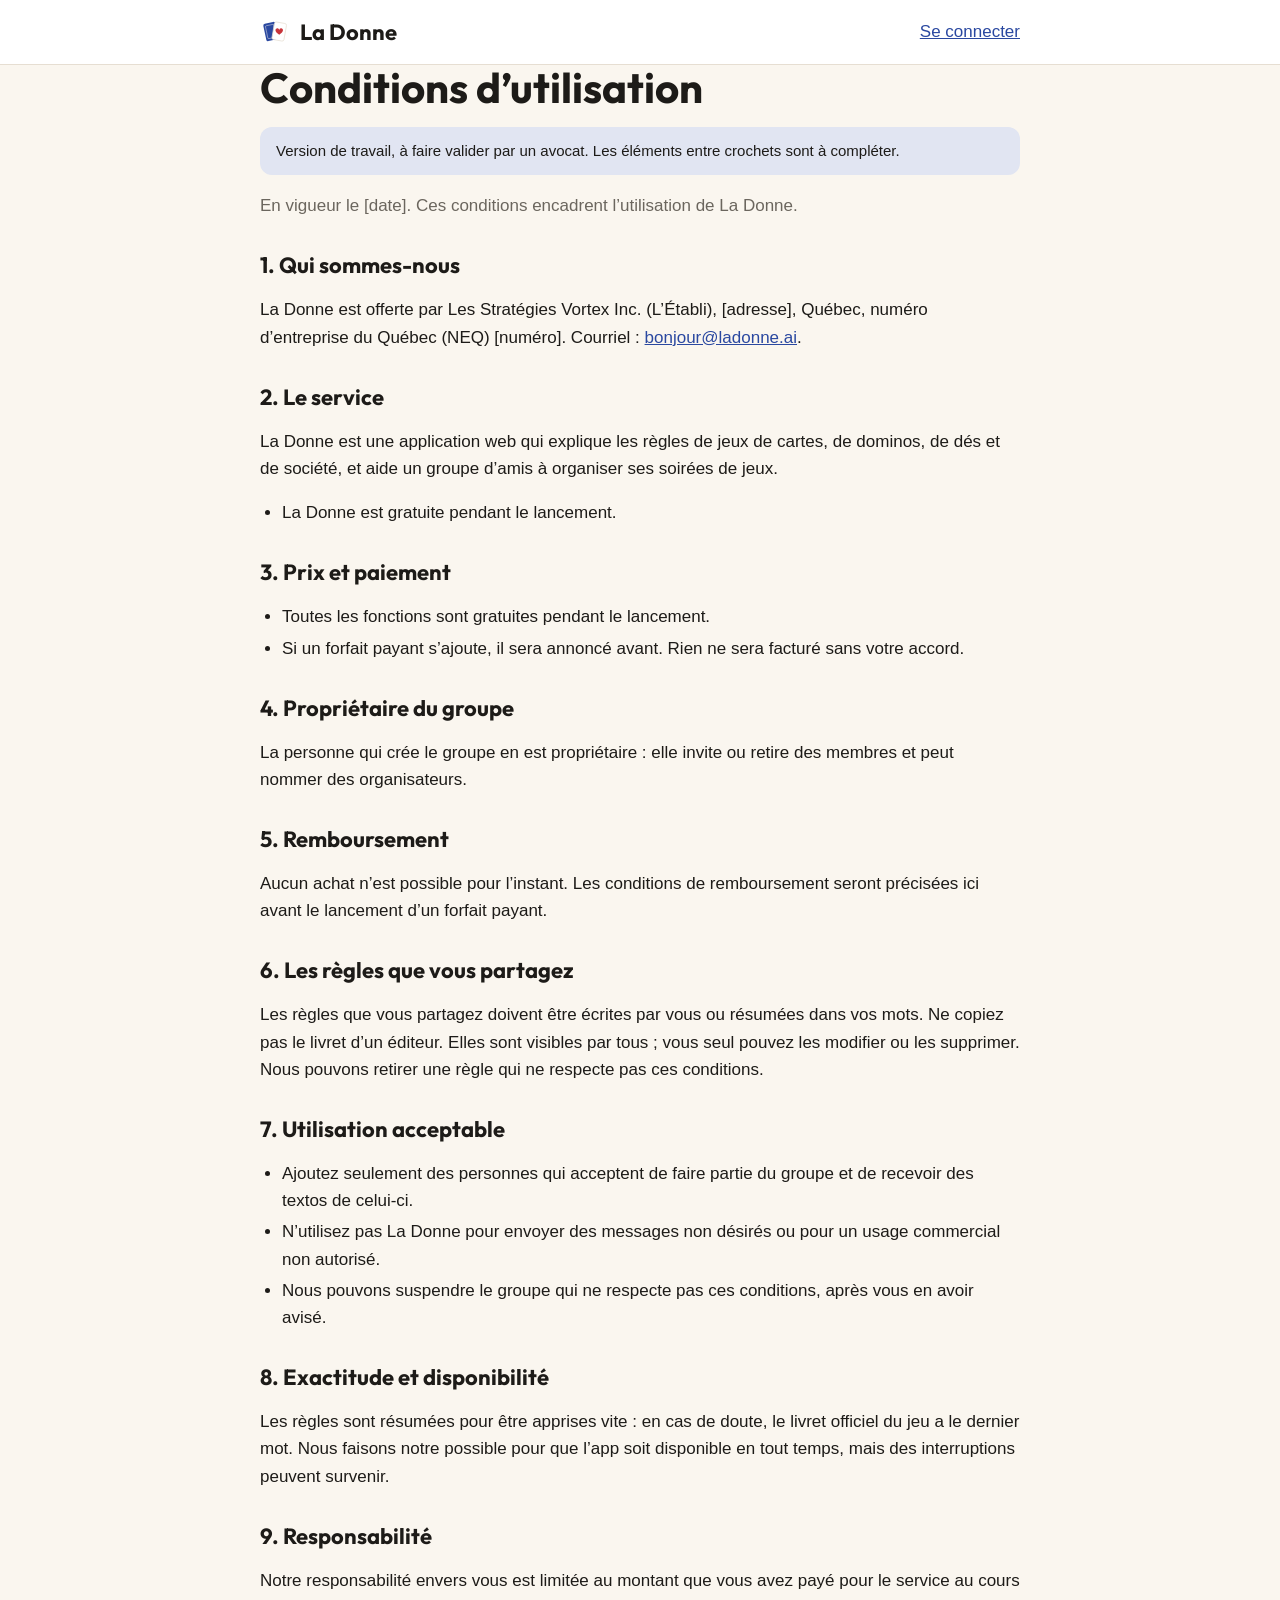
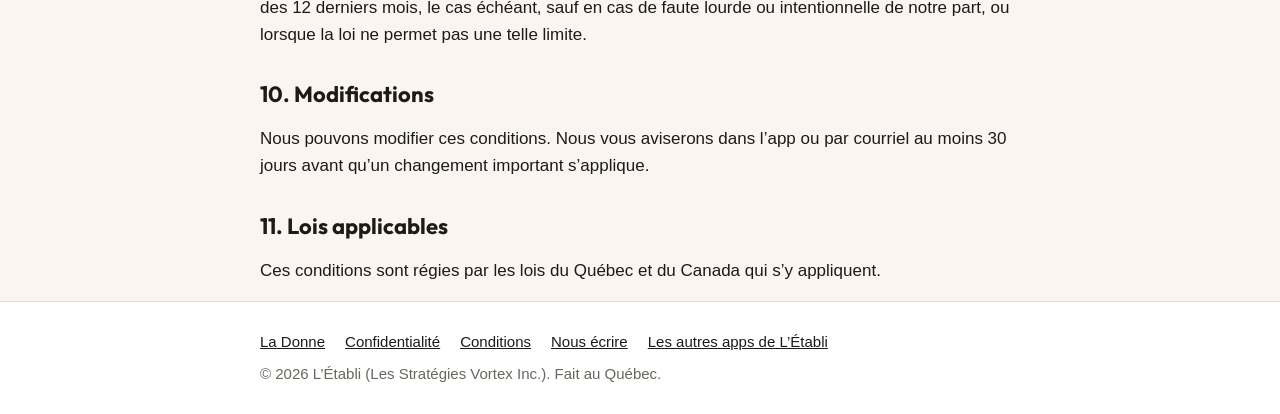
<file: site/conditions.html>
<!DOCTYPE html>
<html lang="fr-CA">
<head>
<meta charset="utf-8">
<meta name="viewport" content="width=device-width, initial-scale=1">
<title>Conditions d’utilisation · La Donne</title>
<meta name="robots" content="noindex">
<link rel="icon" href="symbole.svg">
<link href="https://fonts.googleapis.com/css2?family=Outfit:wght@700&display=swap" rel="stylesheet">
<style>
/* Pages légales communes de L’Établi (outil pages-legales.js) : ne pas modifier à la main, refaire avec l’outil. */
body { margin: 0; background: #FAF6EF; color: #1D1B18; font: 17px/1.6 -apple-system, BlinkMacSystemFont, 'Segoe UI', Roboto, sans-serif; }
a { color: #2A48A0; }
.entete { background: #fff; border-bottom: 1px solid #E6DED2; }
.wrap { max-width: 760px; margin: 0 auto; padding: 0 24px; }
.entete .wrap { display: flex; align-items: center; justify-content: space-between; height: 64px; }
.marque { display: flex; align-items: center; gap: 10px; text-decoration: none; color: #1D1B18; font: 700 22px Outfit, system-ui, sans-serif; }
.marque img { width: 30px; height: 30px; }
main { padding-top: 48px; padding-bottom: 64px; }
h1 { font: 700 clamp(32px, 5vw, 42px)/1.1 Outfit, system-ui, sans-serif; margin: 0 0 16px; }
h2 { font: 700 22px Outfit, system-ui, sans-serif; margin: 32px 0 8px; }
.avertissement { background: #E1E5F2; border-radius: 12px; padding: 12px 16px; font-size: 15px; }
.vigueur { color: #6B665E; }
ul { padding-left: 22px; }
li { margin: 4px 0; }
.pied { background: #fff; border-top: 1px solid #E6DED2; padding: 28px 0; font-size: 15px; color: #6B665E; }
.pied .liens { display: flex; gap: 20px; flex-wrap: wrap; margin-bottom: 8px; }
.pied a { color: #1D1B18; }
</style>
</head>
<body>
<header class="entete"><div class="wrap"><a class="marque" href="./"><img src="symbole.svg" alt="">La Donne</a><a href="https://app.ladonne.ai/">Se connecter</a></div></header>
<main class="wrap">
<h1>Conditions d’utilisation</h1>
<p class="avertissement">Version de travail, à faire valider par un avocat. Les éléments entre crochets sont à compléter.</p>
<p class="vigueur">En vigueur le [date]. Ces conditions encadrent l’utilisation de La Donne.</p>

<h2>1. Qui sommes-nous</h2>
<p>La Donne est offerte par Les Stratégies Vortex Inc. (L’Établi), [adresse], Québec, numéro d’entreprise du Québec (NEQ) [numéro]. Courriel : <a href="mailto:bonjour@ladonne.ai">bonjour@ladonne.ai</a>.</p>

<h2>2. Le service</h2>
<p>La Donne est une application web qui explique les règles de jeux de cartes, de dominos, de dés et de société, et aide un groupe d’amis à organiser ses soirées de jeux.</p>
<ul>
  <li>La Donne est gratuite pendant le lancement.</li>
</ul>

<h2>3. Prix et paiement</h2>
<ul>
  <li>Toutes les fonctions sont gratuites pendant le lancement.</li>
  <li>Si un forfait payant s’ajoute, il sera annoncé avant. Rien ne sera facturé sans votre accord.</li>
</ul>

<h2>4. Propriétaire du groupe</h2>
<p>La personne qui crée le groupe en est propriétaire : elle invite ou retire des membres et peut nommer des organisateurs.</p>

<h2>5. Remboursement</h2>
<p>Aucun achat n’est possible pour l’instant. Les conditions de remboursement seront précisées ici avant le lancement d’un forfait payant.</p>

<h2>6. Les règles que vous partagez</h2>
<p>Les règles que vous partagez doivent être écrites par vous ou résumées dans vos mots. Ne copiez pas le livret d’un éditeur. Elles sont visibles par tous ; vous seul pouvez les modifier ou les supprimer. Nous pouvons retirer une règle qui ne respecte pas ces conditions.</p>

<h2>7. Utilisation acceptable</h2>
<ul>
  <li>Ajoutez seulement des personnes qui acceptent de faire partie du groupe et de recevoir des textos de celui-ci.</li>
  <li>N’utilisez pas La Donne pour envoyer des messages non désirés ou pour un usage commercial non autorisé.</li>
  <li>Nous pouvons suspendre le groupe qui ne respecte pas ces conditions, après vous en avoir avisé.</li>
</ul>

<h2>8. Exactitude et disponibilité</h2>
<p>Les règles sont résumées pour être apprises vite : en cas de doute, le livret officiel du jeu a le dernier mot. Nous faisons notre possible pour que l’app soit disponible en tout temps, mais des interruptions peuvent survenir.</p>

<h2>9. Responsabilité</h2>
<p>Notre responsabilité envers vous est limitée au montant que vous avez payé pour le service au cours des 12 derniers mois, le cas échéant, sauf en cas de faute lourde ou intentionnelle de notre part, ou lorsque la loi ne permet pas une telle limite.</p>

<h2>10. Modifications</h2>
<p>Nous pouvons modifier ces conditions. Nous vous aviserons dans l’app ou par courriel au moins 30 jours avant qu’un changement important s’applique.</p>

<h2>11. Lois applicables</h2>
<p>Ces conditions sont régies par les lois du Québec et du Canada qui s’y appliquent.</p>
</main>
<footer class="pied"><div class="wrap">
<div class="liens"><a href="./">La Donne</a><a href="confidentialite.html">Confidentialité</a><a href="conditions.html">Conditions</a><a href="mailto:bonjour@ladonne.ai">Nous écrire</a><a href="https://letabli.ai/#apps">Les autres apps de L’Établi</a></div>
© 2026 L’Établi (Les Stratégies Vortex Inc.). Fait au Québec.
</div></footer>
</body>
</html>
</file>
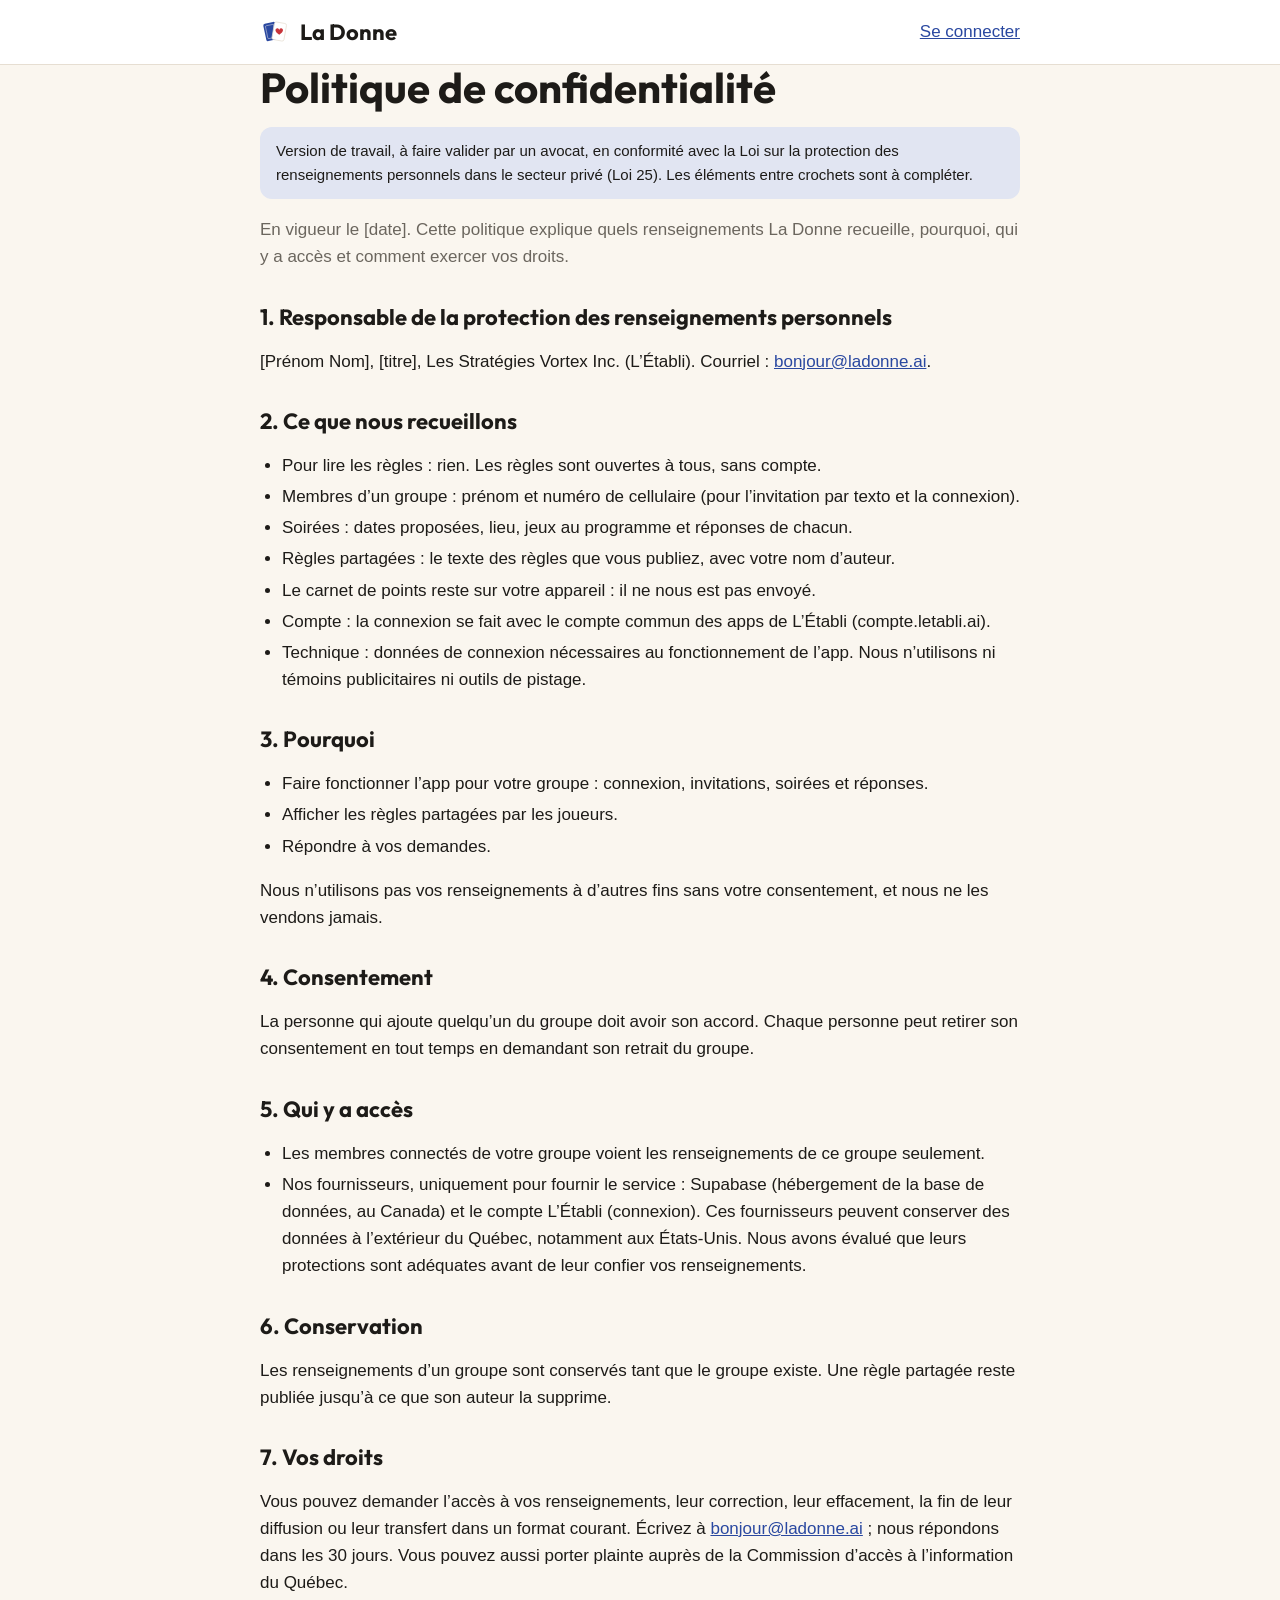
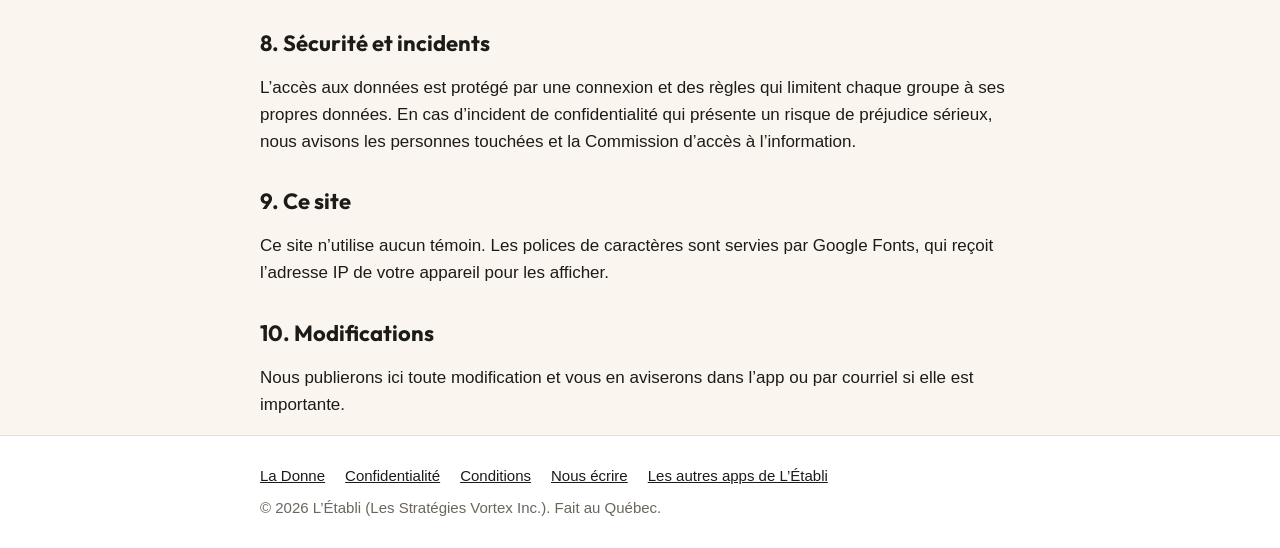
<file: site/confidentialite.html>
<!DOCTYPE html>
<html lang="fr-CA">
<head>
<meta charset="utf-8">
<meta name="viewport" content="width=device-width, initial-scale=1">
<title>Politique de confidentialité · La Donne</title>
<meta name="robots" content="noindex">
<link rel="icon" href="symbole.svg">
<link href="https://fonts.googleapis.com/css2?family=Outfit:wght@700&display=swap" rel="stylesheet">
<style>
/* Pages légales communes de L’Établi (outil pages-legales.js) : ne pas modifier à la main, refaire avec l’outil. */
body { margin: 0; background: #FAF6EF; color: #1D1B18; font: 17px/1.6 -apple-system, BlinkMacSystemFont, 'Segoe UI', Roboto, sans-serif; }
a { color: #2A48A0; }
.entete { background: #fff; border-bottom: 1px solid #E6DED2; }
.wrap { max-width: 760px; margin: 0 auto; padding: 0 24px; }
.entete .wrap { display: flex; align-items: center; justify-content: space-between; height: 64px; }
.marque { display: flex; align-items: center; gap: 10px; text-decoration: none; color: #1D1B18; font: 700 22px Outfit, system-ui, sans-serif; }
.marque img { width: 30px; height: 30px; }
main { padding-top: 48px; padding-bottom: 64px; }
h1 { font: 700 clamp(32px, 5vw, 42px)/1.1 Outfit, system-ui, sans-serif; margin: 0 0 16px; }
h2 { font: 700 22px Outfit, system-ui, sans-serif; margin: 32px 0 8px; }
.avertissement { background: #E1E5F2; border-radius: 12px; padding: 12px 16px; font-size: 15px; }
.vigueur { color: #6B665E; }
ul { padding-left: 22px; }
li { margin: 4px 0; }
.pied { background: #fff; border-top: 1px solid #E6DED2; padding: 28px 0; font-size: 15px; color: #6B665E; }
.pied .liens { display: flex; gap: 20px; flex-wrap: wrap; margin-bottom: 8px; }
.pied a { color: #1D1B18; }
</style>
</head>
<body>
<header class="entete"><div class="wrap"><a class="marque" href="./"><img src="symbole.svg" alt="">La Donne</a><a href="https://app.ladonne.ai/">Se connecter</a></div></header>
<main class="wrap">
<h1>Politique de confidentialité</h1>
<p class="avertissement">Version de travail, à faire valider par un avocat, en conformité avec la Loi sur la protection des renseignements personnels dans le secteur privé (Loi 25). Les éléments entre crochets sont à compléter.</p>
<p class="vigueur">En vigueur le [date]. Cette politique explique quels renseignements La Donne recueille, pourquoi, qui y a accès et comment exercer vos droits.</p>

<h2>1. Responsable de la protection des renseignements personnels</h2>
<p>[Prénom Nom], [titre], Les Stratégies Vortex Inc. (L’Établi). Courriel : <a href="mailto:bonjour@ladonne.ai">bonjour@ladonne.ai</a>.</p>

<h2>2. Ce que nous recueillons</h2>
<ul>
  <li>Pour lire les règles : rien. Les règles sont ouvertes à tous, sans compte.</li>
  <li>Membres d’un groupe : prénom et numéro de cellulaire (pour l’invitation par texto et la connexion).</li>
  <li>Soirées : dates proposées, lieu, jeux au programme et réponses de chacun.</li>
  <li>Règles partagées : le texte des règles que vous publiez, avec votre nom d’auteur.</li>
  <li>Le carnet de points reste sur votre appareil : il ne nous est pas envoyé.</li>
  <li>Compte : la connexion se fait avec le compte commun des apps de L’Établi (compte.letabli.ai).</li>
  <li>Technique : données de connexion nécessaires au fonctionnement de l’app. Nous n’utilisons ni témoins publicitaires ni outils de pistage.</li>
</ul>

<h2>3. Pourquoi</h2>
<ul>
  <li>Faire fonctionner l’app pour votre groupe : connexion, invitations, soirées et réponses.</li>
  <li>Afficher les règles partagées par les joueurs.</li>
  <li>Répondre à vos demandes.</li>
</ul>
<p>Nous n’utilisons pas vos renseignements à d’autres fins sans votre consentement, et nous ne les vendons jamais.</p>

<h2>4. Consentement</h2>
<p>La personne qui ajoute quelqu’un du groupe doit avoir son accord. Chaque personne peut retirer son consentement en tout temps en demandant son retrait du groupe.</p>

<h2>5. Qui y a accès</h2>
<ul>
  <li>Les membres connectés de votre groupe voient les renseignements de ce groupe seulement.</li>
  <li>Nos fournisseurs, uniquement pour fournir le service : Supabase (hébergement de la base de données, au Canada) et le compte L’Établi (connexion). Ces fournisseurs peuvent conserver des données à l’extérieur du Québec, notamment aux États-Unis. Nous avons évalué que leurs protections sont adéquates avant de leur confier vos renseignements.</li>
</ul>

<h2>6. Conservation</h2>
<p>Les renseignements d’un groupe sont conservés tant que le groupe existe. Une règle partagée reste publiée jusqu’à ce que son auteur la supprime.</p>

<h2>7. Vos droits</h2>
<p>Vous pouvez demander l’accès à vos renseignements, leur correction, leur effacement, la fin de leur diffusion ou leur transfert dans un format courant. Écrivez à <a href="mailto:bonjour@ladonne.ai">bonjour@ladonne.ai</a> ; nous répondons dans les 30 jours. Vous pouvez aussi porter plainte auprès de la Commission d’accès à l’information du Québec.</p>

<h2>8. Sécurité et incidents</h2>
<p>L’accès aux données est protégé par une connexion et des règles qui limitent chaque groupe à ses propres données. En cas d’incident de confidentialité qui présente un risque de préjudice sérieux, nous avisons les personnes touchées et la Commission d’accès à l’information.</p>

<h2>9. Ce site</h2>
<p>Ce site n’utilise aucun témoin. Les polices de caractères sont servies par Google Fonts, qui reçoit l’adresse IP de votre appareil pour les afficher.</p>

<h2>10. Modifications</h2>
<p>Nous publierons ici toute modification et vous en aviserons dans l’app ou par courriel si elle est importante.</p>
</main>
<footer class="pied"><div class="wrap">
<div class="liens"><a href="./">La Donne</a><a href="confidentialite.html">Confidentialité</a><a href="conditions.html">Conditions</a><a href="mailto:bonjour@ladonne.ai">Nous écrire</a><a href="https://letabli.ai/#apps">Les autres apps de L’Établi</a></div>
© 2026 L’Établi (Les Stratégies Vortex Inc.). Fait au Québec.
</div></footer>
</body>
</html>
</file>
